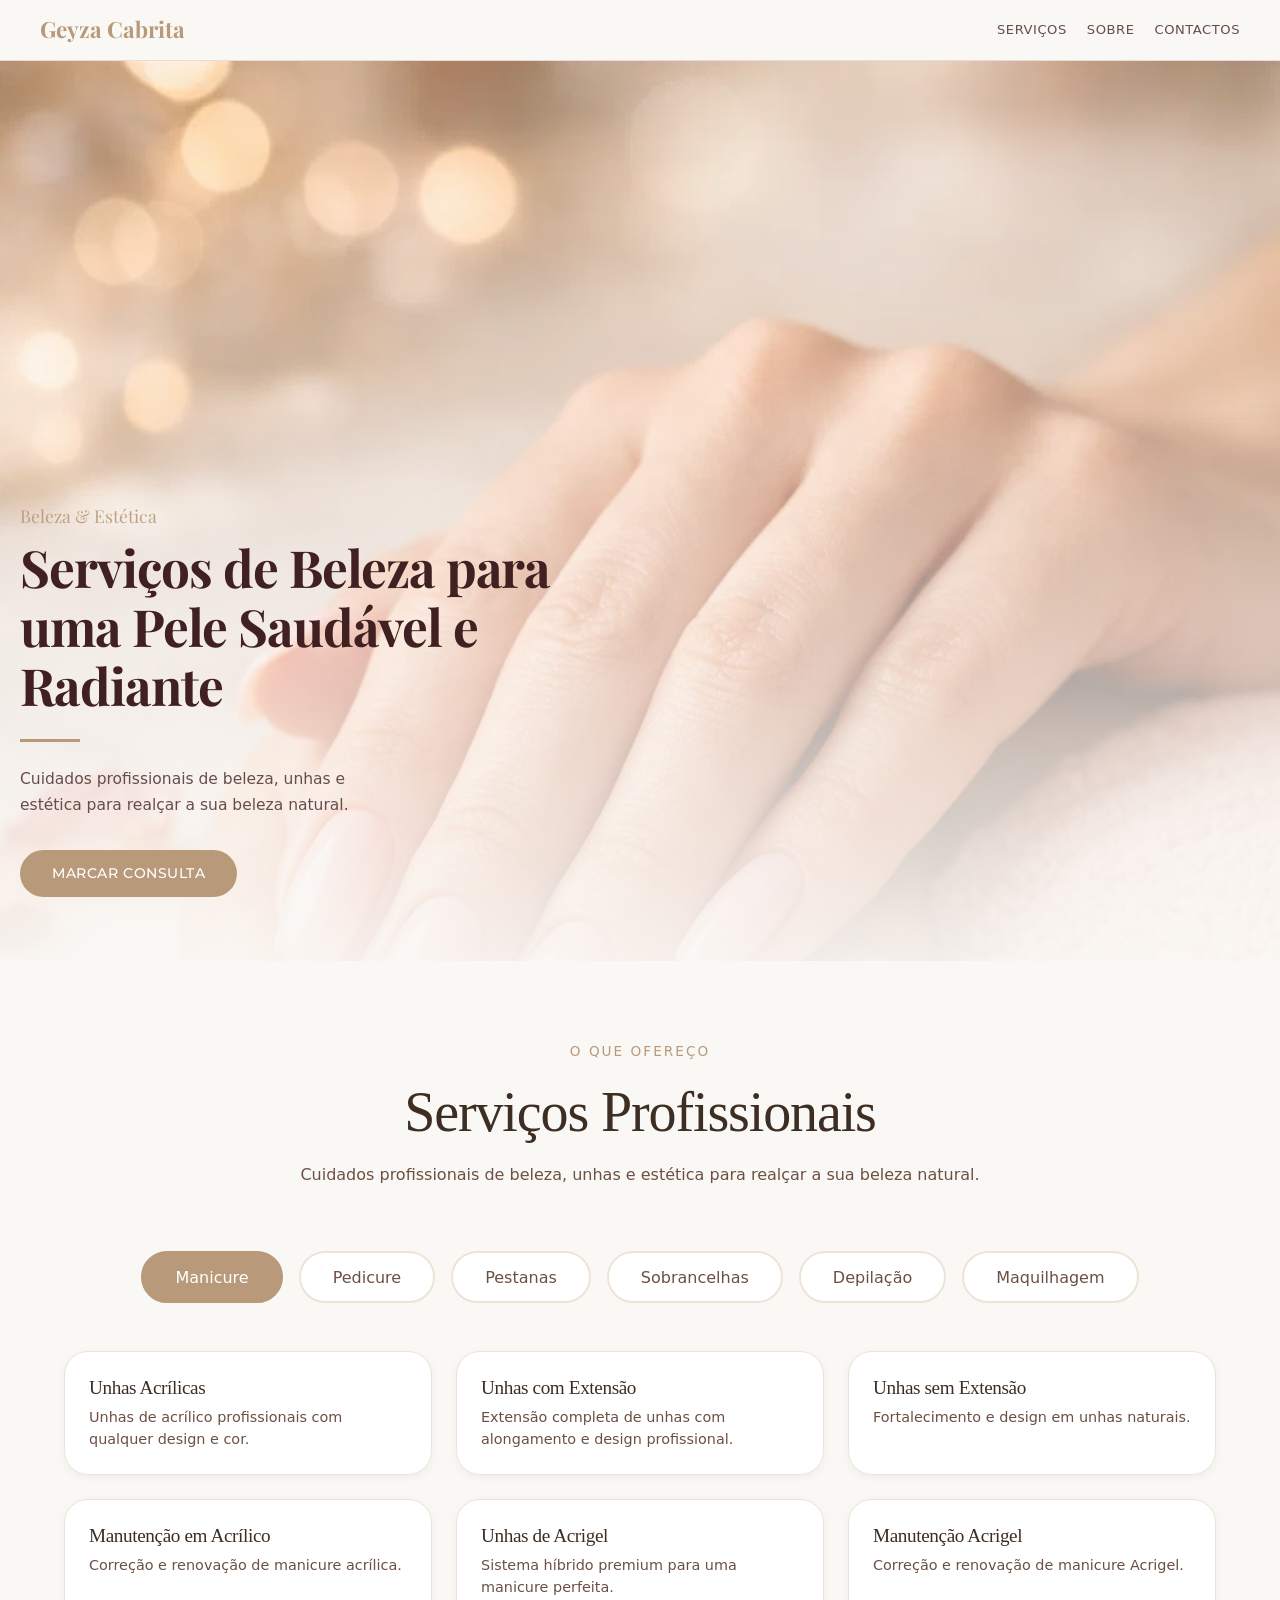
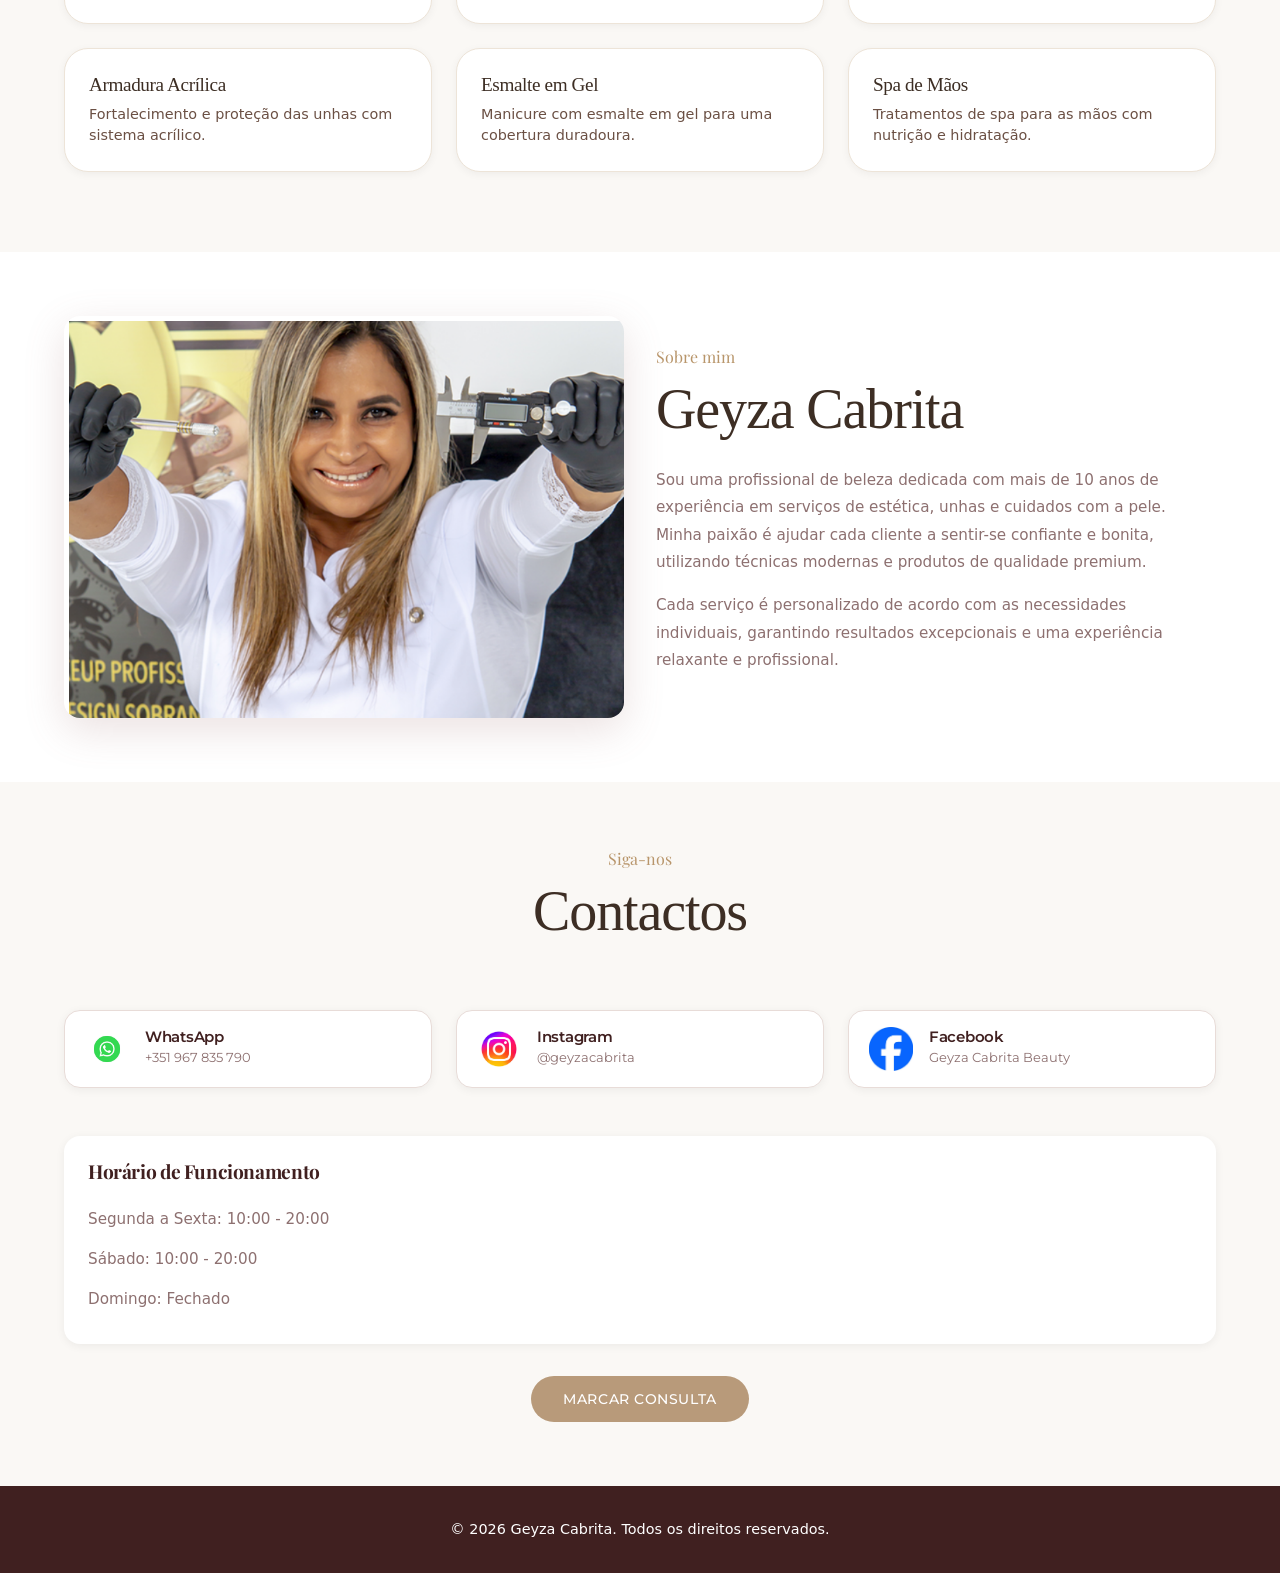
<file: index.html>
<!DOCTYPE html>
<html lang="pt">
<head>
    <meta charset="UTF-8">
    <meta name="viewport" content="width=device-width, initial-scale=1.0">
    <title>Geyza Cabrita — Serviços de Beleza</title>
    <link rel="preconnect" href="https://fonts.googleapis.com">
    <link rel="preconnect" href="https://fonts.gstatic.com" crossorigin>
    <link href="https://fonts.googleapis.com/css2?family=Playfair+Display:wght@600;700;800&family=Montserrat:wght@300;400;500;600;700&display=swap" rel="stylesheet">
  
    <link rel="stylesheet" href="style.css">
</head>
<body>
    <!-- Navigation -->
    <nav class="navbar">
        <div class="navbar-container">
            <span class="navbar-brand">Geyza Cabrita</span>
            <div class="navbar-links">
                <a href="#servicos">SERVIÇOS</a>
                <a href="#sobre">SOBRE</a>
                <a href="#contactos">CONTACTOS</a>
            </div>
        </div>
    </nav>



    <!-- Hero Section -->
    <section id="hero" class="hero">
        <div class="hero-bg" style="background-image: url('hero.webp');"></div>
        <div class="hero-overlay"></div>
        <div class="hero-content">
            <p class="hero-label">Beleza & Estética</p>
            <h1 class="hero-title">Serviços de Beleza para uma Pele Saudável e Radiante</h1>
            <div class="hero-divider"></div>
            <p class="hero-description">Cuidados profissionais de beleza, unhas e estética para realçar a sua beleza natural.</p>
                <a href="form.html" class="btn btn-primary">Marcar Consulta</a>
        </div>
    </section>

<section id="servicos" class="services">
        <div class="container">
            <div class="section-header">
                <p class="section-subtitle">O que Ofereço</p>
                <h2 class="section-title">Serviços Profissionais</h2>
                <p class="section-description">Cuidados profissionais de beleza, unhas e estética para realçar a sua beleza natural.</p>
            </div>

            <!-- Category Tabs -->
            <div class="category-tabs" id="categoryTabs"></div>

            <!-- Services Grid -->
            <div class="services-grid" id="servicesGrid"></div>
        </div>
    </section>


    <!-- About Section -->
    <section id="sobre" class="about">
        <div class="container">
            <div class="about-content">
                <div class="about-image">
                    <img src="about.png" alt="Geyza Cabrita — Profissional de Beleza">
                </div>
                <div class="about-text">
                    <p class="section-label">Sobre mim</p>
                    <h2 class="section-title">Geyza Cabrita</h2>
                    <p class="about-description">
                        Sou uma profissional de beleza dedicada com mais de 10 anos de experiência em serviços de estética, unhas e cuidados com a pele. Minha paixão é ajudar cada cliente a sentir-se confiante e bonita, utilizando técnicas modernas e produtos de qualidade premium.
                    </p>
                    <p class="about-description">
                        Cada serviço é personalizado de acordo com as necessidades individuais, garantindo resultados excepcionais e uma experiência relaxante e profissional.
                    </p>
                </div>
            </div>
        </div>
    </section>

    <!-- Contact Section -->
    <section id="contactos" class="contact">
        <div class="container">
            <div class="section-header">
                <p class="section-label">Siga-nos</p>
                <h2 class="section-title">Contactos</h2>
            </div>

            <div class="contact-grid">
                <a href="whatsap.jpg" class="contact-card">
                    <img src="whatsap.jpg" alt="WhatsApp">
                    <div class="contact-info">
                        <h3>WhatsApp</h3>
                        <p>+351 967 835 790</p>
                    </div>
                </a>

                <a href="" class="contact-card">
                    <img src="instagram.jpg" alt="Instagram">
                    <div class="contact-info">
                        <h3>Instagram</h3>
                        <p>@geyzacabrita</p>
                    </div>
                </a>

                <a href="" class="contact-card">
                    <img src="Facebooklogo.jpeg" alt="Facebook">
                    <div class="contact-info">
                        <h3>Facebook</h3>
                        <p>Geyza Cabrita Beauty</p>
                    </div>
                </a>
            </div>

            <div class="schedule">
                <h3>Horário de Funcionamento</h3>
                <ul>
                    <li>Segunda a Sexta: 10:00 - 20:00</li>
                    <li>Sábado: 10:00 - 20:00</li>
                    <li>Domingo: Fechado</li>
                </ul>
            </div>

            <div class="contact-cta">
                <a href="form.html" class="btn btn-primary">Marcar Consulta</a>
            </div>
        </div>
    </section>

 <!-- Footer -->
    <footer class="footer">
        <div class="container">
            <p>&copy; 2026 Geyza Cabrita. Todos os direitos reservados.</p>
        </div>
    </footer>

    <script src="data.js"></script>
    <script src="script.js"></script>
</body>
</html>
</file>
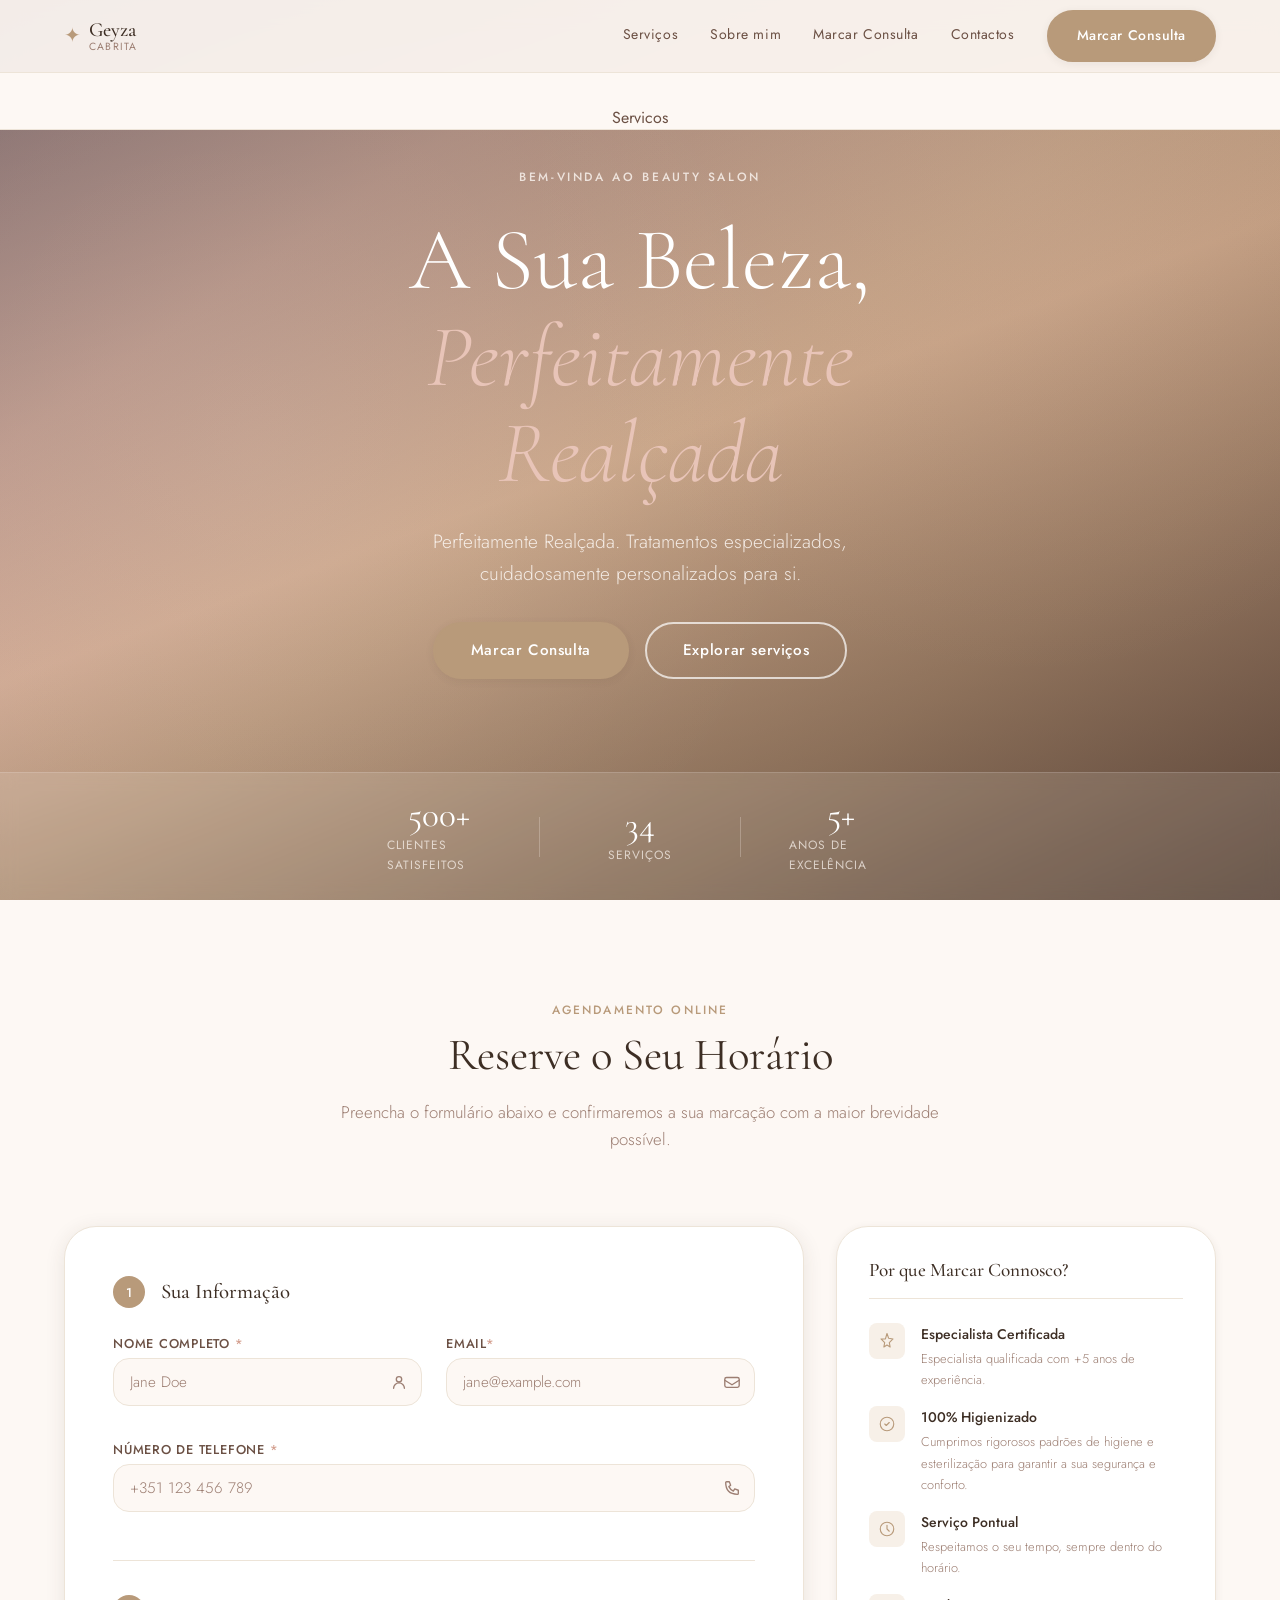
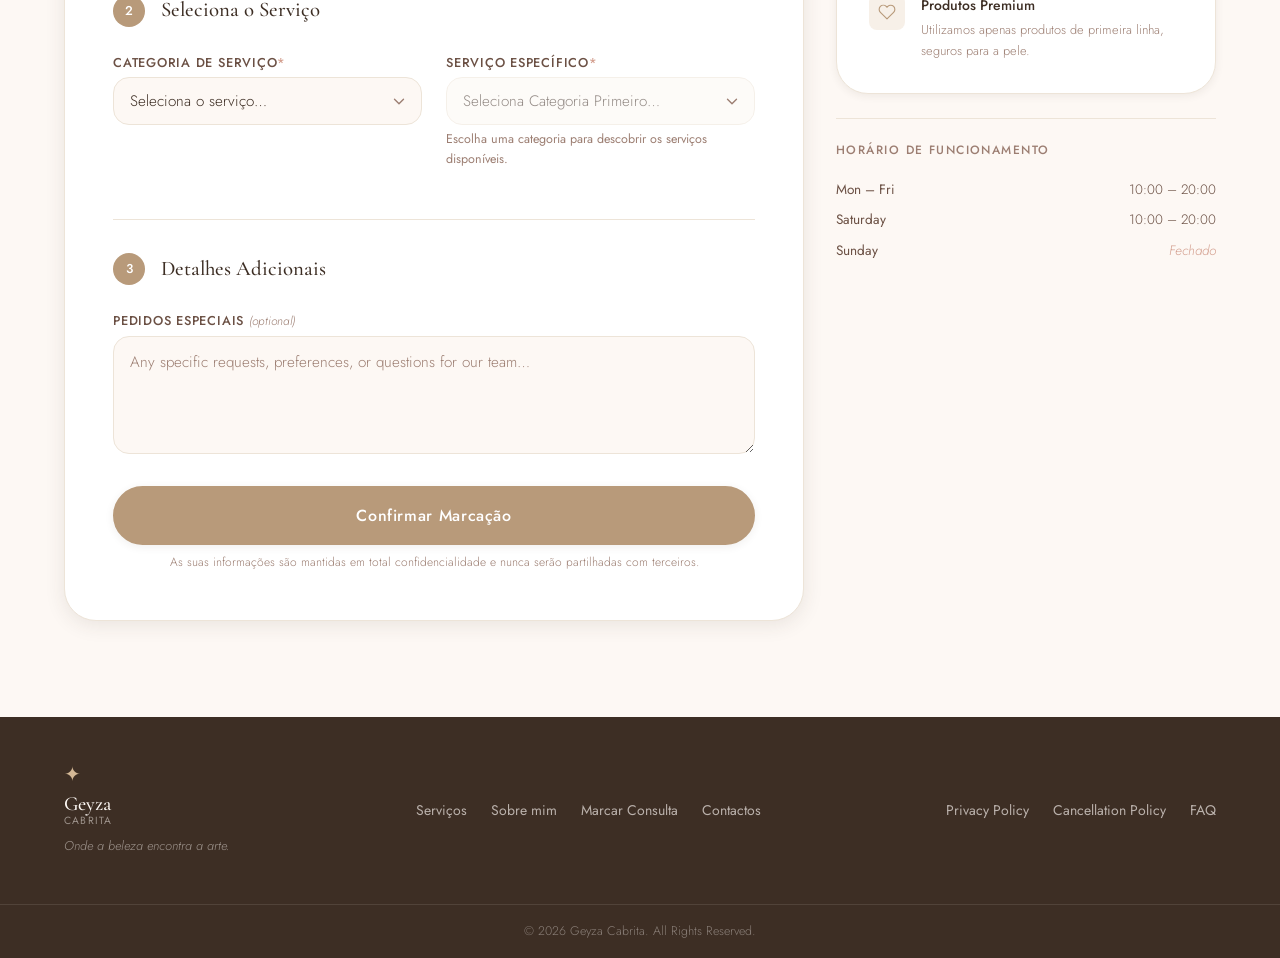
<file: form.html>
<!DOCTYPE html>
<html lang="en">
<head>
  <meta charset="UTF-8" />
  <meta name="viewport" content="width=device-width, initial-scale=1.0" />
  <meta name="description" content="Lumière Beauty Studio — Premium beauty salon offering manicure, pedicure, lashes, brows, waxing, and makeup services. Book your appointment online." />
  <title>Geyza Cabrita</title>

  <!-- Google Fonts -->
  <link rel="preconnect" href="https://fonts.googleapis.com" />
  <link rel="preconnect" href="https://fonts.gstatic.com" crossorigin />
  <link href="https://fonts.googleapis.com/css2?family=Cormorant+Garamond:ital,wght@0,300;0,400;0,500;0,600;1,300;1,400&family=Jost:wght@300;400;500;600&display=swap" rel="stylesheet" />

  <!-- Main Stylesheet -->
  <link rel="stylesheet" href="form.css" />
</head>
<body>

  <!-- ============================================================
       HEADER / NAVIGATION
  ============================================================ -->
  <header class="site-header" id="top">
    <div class="container header-inner">

      <!-- Logo -->
      <a href="#top" class="logo" aria-label="Lumière Beauty Studio home">
        <span class="logo-icon" aria-hidden="true">✦</span>
        <span class="logo-text">Geyza <em>Cabrita</em></span>
      </a>

      <!-- Desktop Navigation -->
      <nav class="nav-desktop" aria-label="Main navigation">
        <a href="index.html#servicos">Serviços</a>
        <a href=index.html#sobre">Sobre mim</a>
        <a href="#booking">Marcar Consulta</a>
        <a href="index.html#contactos">Contactos</a>
      </nav>

      <!-- CTA Button (desktop) -->
      <a href="#booking" class="btn btn-primary nav-cta">Marcar Consulta</a>

      <!-- Hamburger (mobile) -->
      <button class="hamburger" id="hamburger" aria-label="Toggle mobile menu" aria-expanded="false" aria-controls="mobile-menu">
        <span></span><span></span><span></span>
      </button>
    </div>

    <!-- Mobile Navigation Drawer -->
    <nav class="nav-mobile" id="mobile-menu" aria-label="Mobile navigation" aria-hidden="true">
      <a href="index.html#servicos" class="mobile-link">Servicos</a>
      <a href="index.html#sobre" class="mobile-link">Sobre mim</a>
      <a href="#booking" class="mobile-link">Marcar Consulta</a>
      <a href="index.html#contactos" class="mobile-link">Contactos</a>
      <a href="#booking" class="btn btn-primary mobile-cta">Marcar Consulta</a>
    </nav>
  </header>


  <!-- ============================================================
       HERO SECTION
  ============================================================ -->
  <section class="hero" aria-label="Hero banner">
    <div class="hero-overlay" aria-hidden="true"></div>
    <div class="container hero-content">
      <p class="hero-eyebrow">Bem-vinda ao Beauty Salon</p>
      <h1 class="hero-title">A Sua Beleza,<br /><em>Perfeitamente Realçada</em></h1>
      <p class="hero-subtitle">Perfeitamente Realçada. Tratamentos especializados, cuidadosamente personalizados para si.</p>
      <div class="hero-actions">
        <a href="#booking" class="btn btn-primary btn-lg">Marcar Consulta</a>
        <a href="index.html#servicos" class="btn btn-outline btn-lg">Explorar serviços</a>
      </div>
    </div>

    <!-- Floating stats bar -->
    <div class="hero-stats" aria-label="Key statistics">
      <div class="stat-item">
        <span class="stat-number">500+</span>
        <span class="stat-label">Clientes Satisfeitos</span>
      </div>
      <div class="stat-divider" aria-hidden="true"></div>
      <div class="stat-item">
        <span class="stat-number">34</span>
        <span class="stat-label">Serviços</span>
      </div>
      <div class="stat-divider" aria-hidden="true"></div>
      <div class="stat-item">
        <span class="stat-number">5+</span>
        <span class="stat-label">Anos de Excelência</span>
      </div>
    </div>
  </section>



  <!-- ============================================================
       BOOKING / APPOINTMENT SECTION
  ============================================================ -->
  <section class="booking section-pad" id="booking" aria-labelledby="booking-heading">
    <div class="container">

      <div class="section-header">
        <p class="section-eyebrow">Agendamento Online</p>
        <h2 class="section-title" id="booking-heading">Reserve o Seu Horário</h2>
        <p class="section-subtitle">Preencha o formulário abaixo e confirmaremos a sua marcação com a maior brevidade possível.</p>
      </div>

      <div class="booking-layout">

        <!-- ---- BOOKING FORM ---- -->
        <div class="booking-form-wrap">
          <!--
            FormSpree endpoint — replace XXXXXXX with your actual FormSpree form ID.
            Example: action="https://formspree.io/f/abcdefgh"
          -->
          <form
            id="booking-form"
            class="booking-form"
            action="https://formspree.io/f/xpqjlldk"
            method="POST"
            novalidate
            aria-label="Appointment booking form"
          >

            <!-- Step 1: Personal Information -->
            <fieldset class="form-step" id="step-1">
              <legend class="step-legend">
                <span class="step-number" aria-hidden="true">1</span>
                Sua Informação
              </legend>

              <div class="form-row">
                <!-- Full Name -->
                <div class="form-group">
                  <label for="fullName" class="form-label">Nome Completo <span class="required" aria-hidden="true">*</span></label>
                  <div class="input-wrap">
                    <input
                      type="text"
                      id="fullName"
                      name="fullName"
                      class="form-input"
                      placeholder="Jane Doe"
                      required
                      autocomplete="name"
                      aria-required="true"
                    />
                    <span class="input-icon" aria-hidden="true">
                      <svg viewBox="0 0 20 20" fill="none"><circle cx="10" cy="7" r="3" stroke="currentColor" stroke-width="1.5"/><path d="M4 17c0-3.314 2.686-6 6-6s6 2.686 6 6" stroke="currentColor" stroke-width="1.5" stroke-linecap="round"/></svg>
                    </span>
                  </div>
                  <span class="form-error" id="fullName-error" role="alert" aria-live="polite"></span>
                </div>

                <!-- Email -->
                <div class="form-group">
                  <label for="email" class="form-label">Email<span class="required" aria-hidden="true">*</span></label>
                  <div class="input-wrap">
                    <input
                      type="email"
                      id="email"
                      name="email"
                      class="form-input"
                      placeholder="jane@example.com"
                      required
                      autocomplete="email"
                      aria-required="true"
                    />
                    <span class="input-icon" aria-hidden="true">
                      <svg viewBox="0 0 20 20" fill="none"><rect x="2" y="5" width="16" height="11" rx="2" stroke="currentColor" stroke-width="1.5"/><path d="M2 8l8 5 8-5" stroke="currentColor" stroke-width="1.5" stroke-linecap="round"/></svg>
                    </span>
                  </div>
                  <span class="form-error" id="email-error" role="alert" aria-live="polite"></span>
                </div>
              </div><!-- /.form-row -->

              <!-- Phone -->
              <div class="form-group">
                <label for="phone" class="form-label">Número de Telefone <span class="required" aria-hidden="true">*</span></label>
                <div class="input-wrap">
                  <input
                    type="tel"
                    id="phone"
                    name="phone"
                    class="form-input"
                    placeholder="+351 123 456 789"
                    required
                    autocomplete="tel"
                    aria-required="true"
                  />
                  <span class="input-icon" aria-hidden="true">
                    <svg viewBox="0 0 20 20" fill="none"><path d="M4 3h3l1.5 4-2 1.5a11 11 0 005 5L13 11l4 1.5V16a1 1 0 01-1 1C7.163 17 3 12.837 3 4a1 1 0 011-1z" stroke="currentColor" stroke-width="1.5" stroke-linejoin="round"/></svg>
                  </span>
                </div>
                <span class="form-error" id="phone-error" role="alert" aria-live="polite"></span>
              </div>

            </fieldset><!-- /#step-1 -->


            <!-- Step 2: Service Selection -->
            <fieldset class="form-step" id="step-2">
              <legend class="step-legend">
                <span class="step-number" aria-hidden="true">2</span>
                Seleciona o Serviço
              </legend>

              <div class="form-row">
                <!-- Service Category -->
                <div class="form-group">
                  <label for="serviceCategory" class="form-label">Categoria de Serviço<span class="required" aria-hidden="true">*</span></label>
                  <div class="select-wrap">
                    <select
                      id="serviceCategory"
                      name="serviceCategory"
                      class="form-select"
                      required
                      aria-required="true"
                    >
                      <option value="" disabled selected>Seleciona o serviço…</option>
                      <option value="manicure">Serviços de Manicure</option>
                      <option value="pedicure">Serviços de Pedicure</option>
                      <option value="lashes">Serviços de Pestanas</option>
                      <option value="brows">Serviços de Sobrancelhas</option>
                      <option value="waxing">Serviços de Depilação</option>
                      <option value="makeup">Serviços de Maquilhagem</option>
                    </select>
                    <span class="select-arrow" aria-hidden="true">
                      <svg viewBox="0 0 20 20" fill="none"><path d="M5 8l5 5 5-5" stroke="currentColor" stroke-width="1.5" stroke-linecap="round" stroke-linejoin="round"/></svg>
                    </span>
                  </div>
                  <span class="form-error" id="serviceCategory-error" role="alert" aria-live="polite"></span>
                </div>

                <!-- Specific Service -->
                <div class="form-group">
                  <label for="specificService" class="form-label">Serviço Específico<span class="required" aria-hidden="true">*</span></label>
                  <div class="select-wrap">
                    <select
                      id="specificService"
                      name="specificService"
                      class="form-select"
                      required
                      disabled
                      aria-required="true"
                      aria-describedby="service-hint"
                    >
                      <option value="" disabled selected>Seleciona Categoria Primeiro…</option>
                    </select>
                    <span class="select-arrow" aria-hidden="true">
                      <svg viewBox="0 0 20 20" fill="none"><path d="M5 8l5 5 5-5" stroke="currentColor" stroke-width="1.5" stroke-linecap="round" stroke-linejoin="round"/></svg>
                    </span>
                  </div>
                  <span class="form-hint" id="service-hint">Escolha uma categoria para descobrir os serviços disponíveis.</span>
                  <span class="form-error" id="specificService-error" role="alert" aria-live="polite"></span>
                </div>
              </div><!-- /.form-row -->

            </fieldset><!-- /#step-2 -->


            <!-- Step 3: Comment / Notes -->
            <fieldset class="form-step" id="step-3">
              <legend class="step-legend">
                <span class="step-number" aria-hidden="true">3</span>
                Detalhes Adicionais
              </legend>

              <div class="form-group">
                <label for="notes" class="form-label">Pedidos Especiais  <span class="optional">(optional)</span></label>
                <textarea
                  id="notes"
                  name="notes"
                  class="form-textarea"
                  rows="4"
                  placeholder="Any specific requests, preferences, or questions for our team…"
                  aria-label="Special requests or comments"
                ></textarea>
              </div>

            </fieldset><!-- /#step-3 -->


            <!-- Submit -->
            <div class="form-submit">
              <button type="submit" class="btn btn-primary btn-submit" id="submit-btn">
                <span class="btn-text">Confirmar Marcação</span>
                <span class="btn-spinner" aria-hidden="true"></span>
              </button>
              <p class="form-privacy">As suas informações são mantidas em total confidencialidade e nunca serão partilhadas com terceiros.</p>
            </div>

            <!-- Success Message (shown after submission) -->
            <div class="form-success" id="form-success" role="alert" aria-live="polite" hidden>
              <span class="success-icon" aria-hidden="true">✓</span>
              <h3>Marcação Confirmada!</h3>
              <p>Obrigada pela sua marcação. Entraremos em contacto em breve para confirmar os detalhes do seu agendamento.</p>
            </div>

          </form>
        </div><!-- /.booking-form-wrap -->


        <!-- ---- SIDEBAR INFO ---- -->
        <aside class="booking-sidebar" aria-label="Booking information">

          <!-- Why book with us -->
          <div class="sidebar-card">
            <h3 class="sidebar-card-title">Por que Marcar Connosco?</h3>
            <ul class="sidebar-features">
              <li>
                <span class="sidebar-feature-icon" aria-hidden="true">
                  <svg viewBox="0 0 24 24" fill="none"><path d="M12 2l2.09 6.26L20 9.27l-4.91 4.78L16.18 20 12 17.27 7.82 20l1.09-5.95L4 9.27l5.91-.01L12 2z" stroke="currentColor" stroke-width="1.5" stroke-linejoin="round"/></svg>
                </span>
                <div>
                  <strong>Especialista Certificada</strong>
                  <p>Especialista qualificada com +5 anos de experiência.</p>
                </div>
              </li>
              <li>
                <span class="sidebar-feature-icon" aria-hidden="true">
                  <svg viewBox="0 0 24 24" fill="none"><path d="M9 12l2 2 4-4" stroke="currentColor" stroke-width="1.5" stroke-linecap="round" stroke-linejoin="round"/><circle cx="12" cy="12" r="9" stroke="currentColor" stroke-width="1.5"/></svg>
                </span>
                <div>
                  <strong>100% Higienizado</strong>
                  <p>Cumprimos rigorosos padrões de higiene e esterilização para garantir a sua segurança e conforto.</p>
                </div>
              </li>
              <li>
                <span class="sidebar-feature-icon" aria-hidden="true">
                  <svg viewBox="0 0 24 24" fill="none"><circle cx="12" cy="12" r="9" stroke="currentColor" stroke-width="1.5"/><path d="M12 7v5l3 3" stroke="currentColor" stroke-width="1.5" stroke-linecap="round"/></svg>
                </span>
                <div>
                  <strong>Serviço Pontual</strong>
                  <p>Respeitamos o seu tempo, sempre dentro do horário.</p>
                </div>
              </li>
              <li>
                <span class="sidebar-feature-icon" aria-hidden="true">
                  <svg viewBox="0 0 24 24" fill="none"><path d="M20.84 4.61a5.5 5.5 0 00-7.78 0L12 5.67l-1.06-1.06a5.5 5.5 0 00-7.78 7.78l1.06 1.06L12 21.23l7.78-7.78 1.06-1.06a5.5 5.5 0 000-7.78z" stroke="currentColor" stroke-width="1.5" stroke-linejoin="round"/></svg>
                </span>
                <div>
                  <strong>Produtos Premium</strong>
                  <p>Utilizamos apenas produtos de primeira linha, seguros para a pele.</p>
                </div>
              </li>
            </ul>
          </div>

            <!-- Opening Hours -->
            <div class="opening-hours">
              <h4 class="hours-title">Horário de Funcionamento</h4>
              <table class="hours-table" aria-label="Opening hours">
                <tbody>
                  <tr><td>Mon – Fri</td><td>10:00 – 20:00</td></tr>
                  <tr><td>Saturday</td><td>10:00 – 20:00</td></tr>
                  <tr><td>Sunday</td><td class="closed">Fechado</td></tr>
                </tbody>
              </table>
            </div>
          </div>

        </aside><!-- /.booking-sidebar -->

      </div><!-- /.booking-layout -->
    </div><!-- /.container -->
  </section>


 
  <!-- ============================================================
       FOOTER
  ============================================================ -->
  <footer class="site-footer" role="contentinfo">
    <div class="container footer-inner">

      <div class="footer-brand">
        <span class="logo-icon" aria-hidden="true">✦</span>
        <span class="logo-text">Geyza<em>Cabrita</em></span>
        <p class="footer-tagline">Onde a beleza encontra a arte.</p>
      </div>

      <nav class="footer-nav" aria-label="Footer navigation">
        <a href="index.html#servicos">Serviços</a>
        <a href="index.html#sobre">Sobre mim</a>
        <a href="#booking">Marcar Consulta</a>
        <a href="index.html#contactos">Contactos</a>
      </nav>

      <nav class="footer-legal" aria-label="Legal links">
        <a href="#">Privacy Policy</a>
        <a href="#">Cancellation Policy</a>
        <a href="#">FAQ</a>
      </nav>

    </div>
    <div class="footer-bottom">
      <p>&copy; <span id="year"></span> Geyza Cabrita. All Rights Reserved.</p>
    </div>
  </footer>


  <!-- Main JavaScript -->
  <script src="form.js"></script>

</body>
</html>
</file>
<file: style.css>
/* ============================================================
   DESIGN PHILOSOPHY: Romantic Botanica — Elegant Beauty
   - Warm ivory background, dusty rose primary, champagne gold accent
   - Playfair Display (elegant headlines) + Montserrat (modern body)
   - Soft shadows, organic shapes, gentle animations
   - Mobile-first, single-column layout with generous whitespace
   ============================================================ */

* {
    margin: 0;
    padding: 0;
    box-sizing: border-box;
}

html {
    scroll-behavior: smooth;
}

body {
    font-family: 'Montserrat', sans-serif;
    font-weight: 400;
    color: #402020;
    background-color: #faf8f5;
    line-height: 1.6;
    -webkit-font-smoothing: antialiased;
}

/* ─── Colors ─────────────────────────────────────────────── */
:root {
    --primary: #9d6b6b;           /* dusty rose */
    --accent: #b8956a;             /* champagne gold */
    --background: #faf8f5;         /* warm ivory */
    --foreground: #402020;         /* deep brown */
    --text-light: #8d7070;         /* light brown */
    --border-light: #e8dcd8;       /* light border */
    --white: #ffffff;
}

/* ─── Typography ─────────────────────────────────────────── */
h1, h2, h3, h4, h5, h6 {
        font-family: 'Playfair Display', serif;
    font-weight: 700;
    letter-spacing: -0.02em;
    line-height: 1.2;
}

a {
    color: inherit;
    text-decoration: none;
    transition: all 0.3s ease;
}

/* ─── Navigation ─────────────────────────────────────────── */
.navbar {
    position: sticky;
    top: 0;
    z-index: 100;
    background: rgba(250, 248, 245, 0.92);
    backdrop-filter: blur(12px);
    border-bottom: 1px solid var(--border-light);
    padding: 0.75rem 1.25rem;
}

.navbar-container {
    max-width: 1200px;
    margin: 0 auto;
    display: flex;
    align-items: center;
    justify-content: space-between;
}

.navbar-brand {
    font-family: 'Playfair Display', serif;
    font-size: 1.4rem;
    color: var(--primary);
    font-weight: 700;
}

.navbar-links {
    display: flex;
    gap: 1.25rem;
}

.navbar-links a {
    font-size: 0.82rem;
    font-weight: 500;
    color: #664d4d;
    text-transform: uppercase;
    letter-spacing: 0.04em;
    transition: color 0.3s ease;
}

.navbar-links a:hover {
    color: var(--primary);
}

@media (max-width: 768px) {
    .navbar-links {
        gap: 0.75rem;
        font-size: 0.75rem;
    }
}

/* ─── Hero Section ────────────────────────────────────────── */
.hero {
    position: relative;
    min-height: 100vh;
    display: flex;
    flex-direction: column;
    justify-content: flex-end;
    overflow: hidden;
}

.hero-bg {
    position: absolute;
    inset: 0;
    background-size: cover;
    background-position: center top;
}

.hero-overlay {
    position: absolute;
    inset: 0;
    background: linear-gradient(180deg, rgba(250, 248, 245, 0) 0%, rgba(250, 248, 245, 0.6) 60%, rgba(250, 248, 245, 0.95) 100%);
}

.hero-content {
    position: relative;
    z-index: 10;
    padding: 3rem 1.25rem 4rem;
    max-width: 600px;
    animation: fadeUp 1s ease-out;
}

.hero-label {
    font-family: 'Playfair Display', serif;
    font-size: 1.1rem;
    color: var(--primary);
    margin-bottom: 0.5rem;
    opacity: 0.9;
}


.hero-title {
     font-size: clamp(2.2rem, 8vw, 3.2rem);
    line-height: 1.15;
    color: var(--foreground);
    margin-bottom: 1.5rem;
   
}

.hero-divider {
    width: 60px;
    height: 3px;
    background: var(--primary);
    margin-bottom: 1.5rem;
}

.hero-description {
    font-size: 0.97rem;
    color: #664d4d;
    line-height: 1.7;
    margin-bottom: 2rem;
    max-width: 380px;
}

/* ─── Buttons ────────────────────────────────────────────── */
.btn {
    display: inline-block;
    padding: 0.75rem 2rem;
    border-radius: 999px;
    font-family: 'Montserrat', sans-serif;
    font-size: 0.88rem;
    font-weight: 500;
    text-transform: uppercase;
    letter-spacing: 0.04em;
    border: none;
    cursor: pointer;
    transition: all 0.3s ease;
    text-decoration: none;
}

.btn-primary {
    background: var(--primary);
    color: white;
}

.btn-primary:hover {
    background: #8d5a5a;
    transform: translateY(-2px);
    box-shadow: 0 6px 20px rgba(157, 107, 107, 0.3);
}

/* ─── Container & Layout ─────────────────────────────────── */
.container {
    width: 100%;
    max-width: 900px;
    margin: 0 auto;
    padding: 0 1.25rem;
}

@media (min-width: 768px) {
    .container {
        padding: 0 2rem;
    }
}

/* ─── Section Header ─────────────────────────────────────── */
.section-header {
    text-align: center;
    margin-bottom: 2.5rem;
}

.section-label {
    font-family: 'Playfair Display', serif;
    font-size: 1rem;
    color: var(--accent);
    margin-bottom: 0.4rem;
}

.section-title {
    font-size: clamp(1.8rem, 5vw, 2.5rem);
    color: var(--foreground);
    margin-bottom: 0.5rem;
}

/* ─── Services Section ────────────────────────────────────── */
.services {
    padding: 4rem 0;
    background: var(--background);
}

/* ─── Accordion ──────────────────────────────────────────── */
.accordion {
    display: flex;
    flex-direction: column;
    gap: 1.5rem;
    margin-bottom: 2rem;
}

.accordion-item {
    background: white;
    border-radius: 1rem;
    overflow: hidden;
    box-shadow: 0 2px 8px rgba(180, 120, 100, 0.07);
    border: 1.5px solid var(--border-light);
    transition: box-shadow 0.3s, border-color 0.3s;
}

.accordion-item.open {
    box-shadow: 0 4px 24px rgba(180, 120, 100, 0.12);
    border-color: rgba(184, 149, 106, 0.4);
}

.accordion-header {
    width: 100%;
    display: grid;
    grid-template-columns: 1fr 1fr;
    gap: 0;
    align-items: stretch;
    padding: 0;
    background: white;
    border: none;
    cursor: pointer;
    transition: background 0.3s;
    overflow: hidden;
}

@media (max-width: 768px) {
    .accordion-header {
        grid-template-columns: 1fr;
    }
}

.accordion-item.open .accordion-header {
    background: white;
}

.accordion-header-image {
    width: 100%;
    height: 150px;
    overflow: hidden;
}

@media (max-width: 768px) {
    .accordion-header-image {
        height: 120px;
    }
}

.accordion-header-image img {
    width: 100%;
    height: 100%;
    object-fit: cover;
    object-position: center;
}

.accordion-header-content {
    display: flex;
    flex-direction: column;
    justify-content: center;
    align-items: center;
    padding: 2rem 1.5rem;
    text-align: center;
    gap: 1rem;
}

@media (max-width: 768px) {
    .accordion-header-content {
        padding: 1.5rem 1rem;
    }
}

.accordion-label {
    font-family: 'Playfair Display', serif;
    font-weight: 600;
    font-size: 1.4rem;
    color: var(--foreground);
    letter-spacing: 0.02em;
    margin: 0;
}

@media (max-width: 768px) {
    .accordion-label {
        font-size: 1.2rem;
    }
}

.accordion-toggle {
    width: 40px;
    height: 40px;
    border-radius: 50%;
    background: var(--primary);
    display: flex;
    align-items: center;
    justify-content: center;
    flex-shrink: 0;
    transition: background 0.3s, transform 0.3s;
}

.accordion-item.open .accordion-toggle {
    background: #8d5a5a;
    transform: rotate(45deg);
}

.accordion-toggle svg {
    width: 16px;
    height: 16px;
    stroke: white;
}

.accordion-content {
    max-height: 0;
    overflow: hidden;
    transition: max-height 0.3s ease;
}

.accordion-item.open .accordion-content {
    max-height: 1500px;
}

.accordion-image {
    width: 100%;
    height: 250px;
    overflow: hidden;
    border-bottom: 1px solid var(--border-light);
}

.accordion-image img {
    width: 100%;
    height: 100%;
    object-fit: cover;
    object-position: center;
}

.accordion-services {
    padding: 0 1.25rem 1rem;
}

.service-item {
    padding: 0.85rem 0;
    border-bottom: 1px solid var(--border-light);
}

.service-item:last-child {
    border-bottom: none;
}

.service-header {
    display: flex;
    justify-content: space-between;
    align-items: flex-start;
    gap: 0.5rem;
    margin-bottom: 0.2rem;
}

.service-name {
    font-family: 'Playfair Display', serif;
    font-weight: 600;
    font-size: 1.05rem;
    color: var(--foreground);
    line-height: 1.3;
}

.service-price {
    font-family: 'Montserrat', sans-serif;
    font-size: 0.78rem;
    font-weight: 500;
    color: var(--accent);
    white-space: nowrap;
    background: #f7f5f2;
    padding: 2px 8px;
    border-radius: 999px;
    border: 1px solid var(--border-light);
    flex-shrink: 0;
}

.service-description {
    font-family: 'Montserrat', sans-serif;
    font-size: 0.85rem;
    color: var(--text-light);
    line-height: 1.5;
    margin: 0;
}

.services-cta {
    text-align: center;
    margin-top: 2rem;
}

/* ─── About Section ──────────────────────────────────────── */
.about {
    padding: 4rem 0;
    background: white;
}

.about-content {
    display: grid;
    grid-template-columns: 1fr 1fr;
    gap: 2rem;
    align-items: center;
}

@media (max-width: 768px) {
    .about-content {
        grid-template-columns: 1fr;
    }
}

.about-image {
    position: relative;
    border-radius: 1rem;
    overflow: hidden;
    box-shadow: 0 12px 40px rgba(157, 107, 107, 0.2);
    transition: transform 0.3s ease, box-shadow 0.3s ease;
}

.about-image:hover {
    transform: translateY(-8px);
    box-shadow: 0 16px 50px rgba(157, 107, 107, 0.3);
}


.about-image img {
    width: 100%;
    height: auto;
    display: block;
}

.about-text .section-label {
    margin-bottom: 0.4rem;
}

.about-text .section-title {
    margin-bottom: 1.5rem;
}

.about-description {
    font-size: 0.95rem;
    color: var(--text-light);
    line-height: 1.8;
    margin-bottom: 1rem;
}

/* ─── Contact Section ────────────────────────────────────── */
.contact {
    padding: 4rem 0;
    background: var(--background);
}

.contact-grid {
    display: grid;
    grid-template-columns: repeat(auto-fit, minmax(280px, 1fr));
    gap: 1.5rem;
    margin-bottom: 3rem;
}

.contact-card {
    display: flex;
    align-items: center;
    gap: 1rem;
    background: white;
    border-radius: 1rem;
    padding: 1rem 1.25rem;
    box-shadow: 0 2px 10px rgba(0, 0, 0, 0.06);
    border: 1px solid var(--border-light);
    transition: transform 0.2s, box-shadow 0.2s;
}

.contact-card:hover {
    transform: translateY(-2px);
    box-shadow: 0 6px 20px rgba(0, 0, 0, 0.1);
}

.contact-card img {
    width: 44px;
    height: 44px;
    flex-shrink: 0;
}

.contact-info h3 {
    font-family: 'Montserrat', sans-serif;
    font-weight: 600;
    font-size: 0.92rem;
    color: var(--foreground);
    margin: 0;
}

.contact-info p {
    font-family: 'Montserrat', sans-serif;
    font-size: 0.82rem;
    color: var(--text-light);
    margin: 0;
}

.schedule {
    background: white;
    border-radius: 1rem;
    padding: 1.5rem;
    margin-bottom: 2rem;
    box-shadow: 0 2px 10px rgba(0, 0, 0, 0.06);
}

.schedule h3 {
    font-size: 1.2rem;
    color: var(--foreground);
    margin-bottom: 1rem;
}

.schedule ul {
    list-style: none;
}

.schedule li {
    font-size: 0.95rem;
    color: var(--text-light);
    padding: 0.5rem 0;
}

.contact-cta {
    text-align: center;
}

/* ─── Footer ─────────────────────────────────────────────── */
.footer {
    background: var(--foreground);
    color: white;
    padding: 2rem 0;
    text-align: center;
    font-size: 0.9rem;
}

/* ─── Animations ─────────────────────────────────────────── */
@keyframes fadeUp {
    from {
        opacity: 0;
        transform: translateY(30px);
    }
    to {
        opacity: 1;
        transform: translateY(0);
    }
}

.fade-up {
    animation: fadeUp 0.6s ease-out;
}

/* ─── Responsive ─────────────────────────────────────────── */
@media (max-width: 768px) {
    .hero-content {
        padding: 2rem 1rem 3rem;
    }

    .navbar-links {
        gap: 0.5rem;
    }

    .section-header {
        margin-bottom: 2rem;
    }

    .contact-grid {
        grid-template-columns: 1fr;
    }
}
* {
    margin: 0;
    padding: 0;
    box-sizing: border-box;
}

:root {
    --primary: #b89a7a;
    --dark: #3d2e24;
    --light: #fdf8f4;
    --border: #ede4d8;
    --text: #6b5044;
}

body {
    font-family: 'Jost', system-ui, sans-serif;
    background: linear-gradient(to bottom, #fdf8f4, #f7f0e8);
}

.container {
    max-width: 1200px;
    margin: 0 auto;
    padding: 0 1.5rem;
}

.services {
    padding: 5rem 0;
}

.section-header {
    text-align: center;
    margin-bottom: 4rem;
}

.section-subtitle {
    color: var(--primary);
    font-size: 0.85rem;
    letter-spacing: 0.15em;
    text-transform: uppercase;
    margin-bottom: 1rem;
    display: block;
}

.section-title {
    font-family: 'Cormorant Garamond', Georgia, serif;
    font-size: 3.5rem;
    color: var(--dark);
    margin-bottom: 1rem;
    font-weight: 400;
}

.section-description {
    color: var(--text);
    font-size: 1rem;
    max-width: 700px;
    margin: 0 auto;
}

/* Category Tabs - Centered with wrapping */
.category-tabs {
    display: flex;
    flex-wrap: wrap;
    justify-content: center;
    gap: 1rem;
    margin-bottom: 3rem;
}

.category-btn {
    padding: 0.9rem 2rem;
    border: 2px solid var(--border);
    background: white;
    color: var(--text);
    border-radius: 50px;
    font-size: 1rem;
    font-weight: 500;
    cursor: pointer;
    transition: all 0.3s ease;
    font-family: 'Jost', system-ui, sans-serif;
    white-space: nowrap;
}

.category-btn:hover {
    border-color: var(--primary);
    background: rgba(184, 154, 122, 0.05);
}

.category-btn.active {
    background: var(--primary);
    color: white;
    border-color: var(--primary);
}

/* Services Grid */
.services-grid {
    display: grid;
    grid-template-columns: repeat(auto-fit, minmax(280px, 1fr));
    gap: 1.5rem;
}

.service-card {
    background: white;
    border: 1px solid var(--border);
    border-radius: 1.5rem;
    padding: 1.5rem;
    transition: all 0.3s ease;
    box-shadow: 0 2px 8px rgba(0, 0, 0, 0.05);
}

.service-card:hover {
    box-shadow: 0 8px 20px rgba(0, 0, 0, 0.1);
    transform: translateY(-4px);
}

.service-card h3 {
    font-family: 'Cormorant Garamond', Georgia, serif;
    font-size: 1.2rem;
    color: var(--dark);
    margin-bottom: 0.5rem;
    font-weight: 400;
}

.service-card p {
    font-size: 0.9rem;
    color: var(--text);
    line-height: 1.5;
}

/* Responsive */
@media (max-width: 768px) {
    .services {
        padding: 3rem 0;
    }

    .section-title {
        font-size: 2.5rem;
    }

    .category-tabs {
        gap: 0.75rem;
    }

    .category-btn {
        padding: 0.7rem 1.5rem;
        font-size: 0.9rem;
    }

    .services-grid {
        grid-template-columns: 1fr;
    }
}

@media (max-width: 480px) {
    .container {
        padding: 0 1rem;
    }

    .section-title {
        font-size: 1.8rem;
    }

    .section-subtitle {
        font-size: 0.75rem;
    }

    .category-tabs {
        gap: 0.5rem;
    }

    .category-btn {
        padding: 0.6rem 1.2rem;
        font-size: 0.85rem;
    }
}
.site-footer {
  background-color: var(--clr-text);
  color: var(--clr-cream);
}

.footer-inner {
  display: flex;
  flex-wrap: wrap;
  align-items: center;
  justify-content: space-between;
  gap: var(--space-xl);
  padding-block: var(--space-2xl);
}

.footer-brand {
  display: flex;
  flex-direction: column;
  gap: var(--space-sm);
}

.footer-brand .logo-icon {
  color: var(--clr-beige);
}

.footer-brand .logo-text {
  color: var(--clr-cream);
}

.footer-brand .logo-text em {
  color: rgba(253, 248, 244, 0.5);
}

.footer-tagline {
  font-size: 0.8rem;
  color: rgba(253, 248, 244, 0.5);
  font-style: italic;
  margin: 0;
}

.footer-nav,
.footer-legal {
  display: flex;
  flex-wrap: wrap;
  gap: var(--space-lg);
}

.footer-nav a,
.footer-legal a {
  font-size: 0.875rem;
  color: rgba(253, 248, 244, 0.65);
  transition: color var(--transition-fast);
}

.footer-nav a:hover,
.footer-legal a:hover {
  color: var(--clr-cream);
}

.footer-bottom {
  border-top: 1px solid rgba(253, 248, 244, 0.1);
  padding-block: var(--space-md);
  text-align: center;
}

.footer-bottom p {
  font-size: 0.78rem;
  color: rgba(253, 248, 244, 0.4);
  margin: 0;
}

.nav-ctaa {
  flex-shrink: 0;
}

.btnn {
  display: inline-flex;
  align-items: center;
  justify-content: center;
  gap: var(--space-sm);
  padding: 0.75rem 1.75rem;
  border-radius: var(--radius-full);
  font-family: var(--font-sans);
  font-size: 0.875rem;
  font-weight: 500;
  letter-spacing: 0.04em;
  transition:
    background-color var(--transition-base),
    color var(--transition-base),
    border-color var(--transition-base),
    box-shadow var(--transition-base),
    transform var(--transition-fast);
  white-space: nowrap;
  cursor: pointer;
}


/* Primary */
.btn-primaryy {
  background-color: var(--clr-beige-dark);
  color: var(--clr-white);
  border: 2px solid var(--clr-beige-dark);
  box-shadow: var(--shadow-sm);
}
</file>
<file: form.css>
/* ============================================================
   LUMIÈRE BEAUTY STUDIO — Main Stylesheet
   style.css
   ============================================================
   Table of Contents:
   1.  CSS Custom Properties (Design Tokens)
   2.  CSS Reset & Base
   3.  Typography
   4.  Layout Utilities
   5.  Buttons
   6.  Header & Navigation
   7.  Mobile Navigation Drawer
   8.  Hero Section
   9.  Services Section
   10. About Section
   11. Booking / Form Section
   12. Contact Section
   13. Footer
   14. Animations & Transitions
   15. Media Queries (Responsive)
   ============================================================ */


/* ============================================================
   1. CSS CUSTOM PROPERTIES (DESIGN TOKENS)
   ============================================================ */
:root {
  /* --- Colour Palette --- */
  --clr-cream:        #fdf8f4;      /* page background */
  --clr-cream-mid:    #f7f0e8;      /* section alternates */
  --clr-cream-dark:   #ede4d8;      /* borders, dividers */
  --clr-beige:        #d4b896;      /* accent warm */
  --clr-beige-dark:   #b89a7a;      /* hover states */
  --clr-rose:         #e8c4b8;      /* soft pastel accent */
  --clr-rose-dark:    #d4a090;      /* rose hover */
  --clr-mauve:        #c9b0c0;      /* secondary accent */
  --clr-text:         #3d2e24;      /* primary text */
  --clr-text-mid:     #6b5044;      /* secondary text */
  --clr-text-light:   #9c7e72;      /* muted text */
  --clr-white:        #ffffff;
  --clr-black:        #1a1210;

  /* --- Typography --- */
  --font-serif:   'Cormorant Garamond', Georgia, serif;
  --font-sans:    'Jost', system-ui, sans-serif;

  /* --- Spacing Scale --- */
  --space-xs:   0.25rem;   /*  4px */
  --space-sm:   0.5rem;    /*  8px */
  --space-md:   1rem;      /* 16px */
  --space-lg:   1.5rem;    /* 24px */
  --space-xl:   2rem;      /* 32px */
  --space-2xl:  3rem;      /* 48px */
  --space-3xl:  4.5rem;    /* 72px */
  --space-4xl:  6rem;      /* 96px */

  /* --- Border Radius --- */
  --radius-sm:   0.5rem;
  --radius-md:   1rem;
  --radius-lg:   1.5rem;
  --radius-xl:   2rem;
  --radius-full: 9999px;

  /* --- Shadows --- */
  --shadow-xs:  0 1px 3px rgba(61, 46, 36, 0.06);
  --shadow-sm:  0 2px 8px rgba(61, 46, 36, 0.08);
  --shadow-md:  0 4px 20px rgba(61, 46, 36, 0.10);
  --shadow-lg:  0 8px 40px rgba(61, 46, 36, 0.12);
  --shadow-xl:  0 16px 60px rgba(61, 46, 36, 0.14);

  /* --- Transitions --- */
  --transition-fast:   150ms ease;
  --transition-base:   250ms ease;
  --transition-slow:   400ms ease;

  /* --- Layout --- */
  --container-max:  1200px;
  --header-height:  72px;
}


/* ============================================================
   2. CSS RESET & BASE
   ============================================================ */
*, *::before, *::after {
  box-sizing: border-box;
  margin: 0;
  padding: 0;
}

html {
  scroll-behavior: smooth;
  -webkit-text-size-adjust: 100%;
  font-size: 16px;
}

body {
  font-family: var(--font-sans);
  font-size: 1rem;
  line-height: 1.65;
  color: var(--clr-text);
  background-color: var(--clr-cream);
  -webkit-font-smoothing: antialiased;
  -moz-osx-font-smoothing: grayscale;
  overflow-x: hidden;
}

img, svg {
  display: block;
  max-width: 100%;
}

a {
  color: inherit;
  text-decoration: none;
  transition: color var(--transition-base);
}

ul, ol {
  list-style: none;
}

button {
  cursor: pointer;
  border: none;
  background: none;
  font-family: inherit;
}

input, select, textarea {
  font-family: inherit;
  font-size: inherit;
}

fieldset {
  border: none;
}

/* Focus visible styles for accessibility */
:focus-visible {
  outline: 2px solid var(--clr-beige-dark);
  outline-offset: 3px;
  border-radius: var(--radius-sm);
}


/* ============================================================
   3. TYPOGRAPHY
   ============================================================ */
h1, h2, h3, h4, h5, h6 {
  font-family: var(--font-serif);
  font-weight: 400;
  line-height: 1.2;
  color: var(--clr-text);
}

h1 { font-size: clamp(2.4rem, 5vw, 4rem); }
h2 { font-size: clamp(1.8rem, 3.5vw, 2.8rem); }
h3 { font-size: clamp(1.2rem, 2vw, 1.6rem); }
h4 { font-size: 1.1rem; }

em { font-style: italic; }

p {
  color: var(--clr-text-mid);
  font-weight: 300;
}

strong {
  font-weight: 500;
  color: var(--clr-text);
}


/* ============================================================
   4. LAYOUT UTILITIES
   ============================================================ */
.container {
  width: 100%;
  max-width: var(--container-max);
  margin-inline: auto;
  padding-inline: var(--space-lg);
}

.section-pad {
  padding-block: var(--space-4xl);
}

.section-header {
  text-align: center;
  max-width: 640px;
  margin-inline: auto;
  margin-bottom: var(--space-3xl);
}

.section-eyebrow {
  display: inline-block;
  font-family: var(--font-sans);
  font-size: 0.75rem;
  font-weight: 500;
  letter-spacing: 0.18em;
  text-transform: uppercase;
  color: var(--clr-beige-dark);
  margin-bottom: var(--space-sm);
}

.section-title {
  margin-bottom: var(--space-md);
}

.section-subtitle {
  font-size: 1.05rem;
  color: var(--clr-text-light);
}


/* ============================================================
   5. BUTTONS
   ============================================================ */
.btn {
  display: inline-flex;
  align-items: center;
  justify-content: center;
  gap: var(--space-sm);
  padding: 0.75rem 1.75rem;
  border-radius: var(--radius-full);
  font-family: var(--font-sans);
  font-size: 0.875rem;
  font-weight: 500;
  letter-spacing: 0.04em;
  transition:
    background-color var(--transition-base),
    color var(--transition-base),
    border-color var(--transition-base),
    box-shadow var(--transition-base),
    transform var(--transition-fast);
  white-space: nowrap;
  cursor: pointer;
}

.btn:active {
  transform: translateY(1px);
}

/* Primary */
.btn-primary {
  background-color: var(--clr-beige-dark);
  color: var(--clr-white);
  border: 2px solid var(--clr-beige-dark);
  box-shadow: var(--shadow-sm);
}

.btn-primary:hover,
.btn-primary:focus-visible {
  background-color: var(--clr-text-mid);
  border-color: var(--clr-text-mid);
  box-shadow: var(--shadow-md);
  color: var(--clr-white);
}

/* Outline */
.btn-outline {
  background-color: transparent;
  color: var(--clr-white);
  border: 2px solid rgba(255, 255, 255, 0.7);
}

.btn-outline:hover,
.btn-outline:focus-visible {
  background-color: rgba(255, 255, 255, 0.15);
  border-color: var(--clr-white);
}

/* Large */
.btn-lg {
  padding: 0.9rem 2.25rem;
  font-size: 0.95rem;
}

/* Submit button */
.btn-submit {
  width: 100%;
  padding: 1rem 2rem;
  font-size: 1rem;
  position: relative;
  overflow: hidden;
}

.btn-submit .btn-spinner {
  display: none;
  width: 18px;
  height: 18px;
  border: 2px solid rgba(255,255,255,0.4);
  border-top-color: var(--clr-white);
  border-radius: 50%;
  animation: spin 0.7s linear infinite;
}

.btn-submit.loading .btn-text { opacity: 0.6; }
.btn-submit.loading .btn-spinner { display: block; }


/* ============================================================
   6. HEADER & NAVIGATION
   ============================================================ */
.site-header {
  position: fixed;
  top: 0;
  left: 0;
  right: 0;
  z-index: 1000;
  background-color: rgba(253, 248, 244, 0.92);
  backdrop-filter: blur(12px);
  -webkit-backdrop-filter: blur(12px);
  border-bottom: 1px solid var(--clr-cream-dark);
  transition: box-shadow var(--transition-base);
}

.site-header.scrolled {
  box-shadow: var(--shadow-md);
}

.header-inner {
  display: flex;
  align-items: center;
  justify-content: space-between;
  height: var(--header-height);
  gap: var(--space-xl);
}

/* Logo */
.logo {
  display: flex;
  align-items: center;
  gap: var(--space-sm);
  flex-shrink: 0;
}

.logo-icon {
  font-size: 1.25rem;
  color: var(--clr-beige-dark);
  line-height: 1;
}

.logo-text {
  font-family: var(--font-serif);
  font-size: 1.25rem;
  font-weight: 500;
  color: var(--clr-text);
  display: flex;
  flex-direction: column;
  line-height: 1.1;
}

.logo-text em {
  font-size: 0.65rem;
  font-style: normal;
  font-family: var(--font-sans);
  font-weight: 400;
  letter-spacing: 0.12em;
  text-transform: uppercase;
  color: var(--clr-text-light);
}

/* Desktop Nav */
.nav-desktop {
  display: flex;
  align-items: center;
  gap: var(--space-xl);
  margin-left: auto;
}

.nav-desktop a {
  font-size: 0.875rem;
  font-weight: 400;
  letter-spacing: 0.04em;
  color: var(--clr-text-mid);
  position: relative;
  padding-bottom: 2px;
}

.nav-desktop a::after {
  content: '';
  position: absolute;
  bottom: -2px;
  left: 0;
  right: 0;
  height: 1px;
  background-color: var(--clr-beige-dark);
  transform: scaleX(0);
  transform-origin: left;
  transition: transform var(--transition-base);
}

.nav-desktop a:hover::after,
.nav-desktop a:focus-visible::after {
  transform: scaleX(1);
}

.nav-desktop a:hover,
.nav-desktop a:focus-visible {
  color: var(--clr-text);
}

.nav-cta {
  flex-shrink: 0;
}

/* Hamburger */
.hamburger {
  display: none;
  flex-direction: column;
  justify-content: center;
  gap: 5px;
  width: 36px;
  height: 36px;
  padding: 4px;
  border-radius: var(--radius-sm);
  transition: background-color var(--transition-fast);
}

.hamburger:hover {
  background-color: var(--clr-cream-dark);
}

.hamburger span {
  display: block;
  width: 100%;
  height: 1.5px;
  background-color: var(--clr-text);
  border-radius: var(--radius-full);
  transition: transform var(--transition-base), opacity var(--transition-base);
}

/* Hamburger open state */
.hamburger.open span:nth-child(1) {
  transform: translateY(6.5px) rotate(45deg);
}
.hamburger.open span:nth-child(2) {
  opacity: 0;
  transform: scaleX(0);
}
.hamburger.open span:nth-child(3) {
  transform: translateY(-6.5px) rotate(-45deg);
}


/* ============================================================
   7. MOBILE NAVIGATION DRAWER
   ============================================================ */
.nav-mobile {
  display: flex;
  flex-direction: column;
  align-items: center;
  gap: var(--space-sm);
  padding: var(--space-lg) var(--space-lg) var(--space-xl);
  background-color: var(--clr-cream);
  border-top: 1px solid var(--clr-cream-dark);
  /* Hidden by default */
  max-height: 0;
  overflow: hidden;
  transition: max-height var(--transition-slow), padding var(--transition-slow);
}

.nav-mobile.open {
  max-height: 400px;
}

.mobile-link {
  font-size: 1rem;
  font-weight: 400;
  color: var(--clr-text-mid);
  padding: var(--space-sm) var(--space-md);
  border-radius: var(--radius-sm);
  width: 100%;
  text-align: center;
  transition: background-color var(--transition-fast), color var(--transition-fast);
}

.mobile-link:hover {
  background-color: var(--clr-cream-mid);
  color: var(--clr-text);
}

.mobile-cta {
  margin-top: var(--space-sm);
  width: 100%;
  max-width: 280px;
}


/* ============================================================
   8. HERO SECTION
   ============================================================ */
.hero {
  position: relative;
  min-height: 100svh;
  display: flex;
  flex-direction: column;
  align-items: center;
  justify-content: center;
  padding-top: var(--header-height);
  /* Gradient background simulating a luxury salon atmosphere */
  background:
    linear-gradient(
      160deg,
      rgba(61, 46, 36, 0.55) 0%,
      rgba(180, 130, 110, 0.35) 50%,
      rgba(61, 46, 36, 0.65) 100%
    ),
    linear-gradient(
      to bottom right,
      #c9b0c0 0%,
      #e8c4b8 25%,
      #d4b896 50%,
      #b89a7a 75%,
      #8a6a5a 100%
    );
  overflow: hidden;
}

/* Decorative texture overlay */
.hero-overlay {
  position: absolute;
  inset: 0;
  background-image:
    radial-gradient(circle at 20% 50%, rgba(253, 248, 244, 0.08) 0%, transparent 50%),
    radial-gradient(circle at 80% 20%, rgba(232, 196, 184, 0.12) 0%, transparent 40%);
  pointer-events: none;
}

.hero-content {
  position: relative;
  z-index: 1;
  text-align: center;
  padding-block: var(--space-4xl) var(--space-3xl);
  display: flex;
  flex-direction: column;
  align-items: center;
  gap: var(--space-lg);
}

.hero-eyebrow {
  font-family: var(--font-sans);
  font-size: 0.75rem;
  font-weight: 500;
  letter-spacing: 0.22em;
  text-transform: uppercase;
  color: rgba(253, 248, 244, 0.8);
  margin: 0;
}

.hero-title {
  font-family: var(--font-serif);
  font-size: clamp(2.8rem, 7vw, 5.5rem);
  font-weight: 300;
  color: var(--clr-white);
  line-height: 1.1;
  max-width: 700px;
}

.hero-title em {
  font-style: italic;
  font-weight: 300;
  color: var(--clr-rose);
}

.hero-subtitle {
  font-size: clamp(1rem, 2vw, 1.2rem);
  color: rgba(253, 248, 244, 0.85);
  max-width: 480px;
  font-weight: 300;
  margin: 0;
}

.hero-actions {
  display: flex;
  flex-wrap: wrap;
  gap: var(--space-md);
  justify-content: center;
  margin-top: var(--space-sm);
}

/* Stats bar */
.hero-stats {
  position: relative;
  z-index: 1;
  width: 100%;
  background-color: rgba(253, 248, 244, 0.12);
  backdrop-filter: blur(8px);
  -webkit-backdrop-filter: blur(8px);
  border-top: 1px solid rgba(253, 248, 244, 0.15);
  display: flex;
  align-items: center;
  justify-content: center;
  gap: 0;
  padding: var(--space-lg) var(--space-lg);
  margin-top: auto;
}

.stat-item {
  display: flex;
  flex-direction: column;
  align-items: center;
  gap: var(--space-xs);
  padding-inline: var(--space-2xl);
  flex: 1;
  max-width: 200px;
}

.stat-number {
  font-family: var(--font-serif);
  font-size: clamp(1.6rem, 3vw, 2.2rem);
  font-weight: 400;
  color: var(--clr-white);
  line-height: 1;
}

.stat-label {
  font-size: 0.75rem;
  font-weight: 400;
  letter-spacing: 0.08em;
  text-transform: uppercase;
  color: rgba(253, 248, 244, 0.7);
}

.stat-divider {
  width: 1px;
  height: 40px;
  background-color: rgba(253, 248, 244, 0.25);
  flex-shrink: 0;
}


/* ============================================================
   9. SERVICES SECTION
   ============================================================ */
.services {
  background-color: var(--clr-cream);
}

.services-grid {
  display: grid;
  grid-template-columns: repeat(auto-fill, minmax(300px, 1fr));
  gap: var(--space-lg);
}

.service-card {
  background-color: var(--clr-white);
  border: 1px solid var(--clr-cream-dark);
  border-radius: var(--radius-xl);
  padding: var(--space-xl) var(--space-xl) var(--space-lg);
  display: flex;
  flex-direction: column;
  gap: var(--space-md);
  transition:
    transform var(--transition-base),
    box-shadow var(--transition-base),
    border-color var(--transition-base);
}

.service-card:hover {
  transform: translateY(-4px);
  box-shadow: var(--shadow-lg);
  border-color: var(--clr-beige);
}

.service-card-icon {
  width: 52px;
  height: 52px;
  background-color: var(--clr-cream-mid);
  border-radius: var(--radius-md);
  display: flex;
  align-items: center;
  justify-content: center;
  color: var(--clr-beige-dark);
  flex-shrink: 0;
}

.service-card-icon svg {
  width: 28px;
  height: 28px;
}

.service-card-title {
  font-family: var(--font-serif);
  font-size: 1.4rem;
  font-weight: 500;
  color: var(--clr-text);
}

.service-card-desc {
  font-size: 0.9rem;
  color: var(--clr-text-light);
  line-height: 1.6;
  margin: 0;
}

.service-list {
  display: flex;
  flex-direction: column;
  gap: var(--space-xs);
  flex: 1;
}

.service-list li {
  font-size: 0.875rem;
  color: var(--clr-text-mid);
  padding: var(--space-xs) 0;
  border-bottom: 1px solid var(--clr-cream-dark);
  display: flex;
  align-items: center;
  gap: var(--space-sm);
}

.service-list li::before {
  content: '·';
  color: var(--clr-beige-dark);
  font-size: 1.2rem;
  line-height: 1;
  flex-shrink: 0;
}

.service-list li:last-child {
  border-bottom: none;
}

.service-card-link {
  display: inline-flex;
  align-items: center;
  gap: var(--space-xs);
  font-size: 0.8rem;
  font-weight: 500;
  letter-spacing: 0.06em;
  text-transform: uppercase;
  color: var(--clr-beige-dark);
  margin-top: var(--space-sm);
  transition: gap var(--transition-fast), color var(--transition-fast);
}

.service-card-link:hover {
  gap: var(--space-md);
  color: var(--clr-text);
}


/* ============================================================
   10. ABOUT SECTION
   ============================================================ */
.about {
  background-color: var(--clr-cream-mid);
}

.about-inner {
  display: grid;
  grid-template-columns: 1fr 1fr;
  gap: var(--space-4xl);
  align-items: center;
}

/* Visual panel */
.about-visual {
  display: flex;
  justify-content: center;
}

.about-image-frame {
  position: relative;
  width: 100%;
  max-width: 420px;
}

.about-image-placeholder {
  width: 100%;
  aspect-ratio: 4 / 5;
  background: linear-gradient(135deg, var(--clr-rose) 0%, var(--clr-beige) 50%, var(--clr-mauve) 100%);
  border-radius: var(--radius-xl);
  display: flex;
  align-items: center;
  justify-content: center;
  box-shadow: var(--shadow-xl);
  overflow: hidden;
}

/* Replace the placeholder with an actual <img> tag when you have a photo */
.about-monogram {
  font-family: var(--font-serif);
  font-size: 8rem;
  font-weight: 300;
  color: rgba(255, 255, 255, 0.5);
  line-height: 1;
  font-style: italic;
}

.about-badge {
  position: absolute;
  bottom: -var(--space-lg);
  right: -var(--space-lg);
  bottom: -1.5rem;
  right: -1.5rem;
  background-color: var(--clr-white);
  border-radius: var(--radius-lg);
  padding: var(--space-md) var(--space-lg);
  box-shadow: var(--shadow-lg);
  display: flex;
  flex-direction: column;
  align-items: center;
  gap: var(--space-xs);
  min-width: 110px;
  text-align: center;
}

.badge-number {
  font-family: var(--font-serif);
  font-size: 2rem;
  font-weight: 500;
  color: var(--clr-beige-dark);
  line-height: 1;
}

.badge-text {
  font-size: 0.7rem;
  font-weight: 500;
  letter-spacing: 0.08em;
  text-transform: uppercase;
  color: var(--clr-text-light);
  line-height: 1.4;
}

/* Text content */
.about-content {
  display: flex;
  flex-direction: column;
  gap: var(--space-lg);
}

.about-text {
  font-size: 1rem;
  line-height: 1.8;
  color: var(--clr-text-mid);
}

.about-features {
  display: flex;
  flex-direction: column;
  gap: var(--space-md);
  padding: var(--space-lg);
  background-color: var(--clr-white);
  border-radius: var(--radius-lg);
  border: 1px solid var(--clr-cream-dark);
}

.about-feature {
  display: flex;
  align-items: flex-start;
  gap: var(--space-md);
}

.feature-icon {
  font-size: 0.9rem;
  color: var(--clr-beige-dark);
  flex-shrink: 0;
  margin-top: 2px;
}

.about-feature strong {
  display: block;
  font-size: 0.95rem;
  margin-bottom: var(--space-xs);
}

.about-feature p {
  font-size: 0.875rem;
  color: var(--clr-text-light);
  margin: 0;
}


/* ============================================================
   11. BOOKING / FORM SECTION
   ============================================================ */
.booking {
  background-color: var(--clr-cream);
}

.booking-layout {
  display: grid;
  grid-template-columns: 1fr 380px;
  gap: var(--space-xl);
  align-items: start;
}

/* Form wrapper */
.booking-form-wrap {
  background-color: var(--clr-white);
  border: 1px solid var(--clr-cream-dark);
  border-radius: var(--radius-xl);
  padding: var(--space-2xl);
  box-shadow: var(--shadow-md);
}

/* Form steps */
.form-step {
  padding: 0;
  margin-bottom: var(--space-xl);
  padding-bottom: var(--space-xl);
  border-bottom: 1px solid var(--clr-cream-dark);
}

.form-step:last-of-type {
  border-bottom: none;
  margin-bottom: 0;
  padding-bottom: 0;
}

.step-legend {
  display: flex;
  align-items: center;
  gap: var(--space-md);
  font-family: var(--font-serif);
  font-size: 1.3rem;
  font-weight: 500;
  color: var(--clr-text);
  margin-bottom: var(--space-lg);
  width: 100%;
}

.step-number {
  display: inline-flex;
  align-items: center;
  justify-content: center;
  width: 32px;
  height: 32px;
  border-radius: 50%;
  background-color: var(--clr-beige-dark);
  color: var(--clr-white);
  font-family: var(--font-sans);
  font-size: 0.8rem;
  font-weight: 500;
  flex-shrink: 0;
}

/* Form rows */
.form-row {
  display: grid;
  grid-template-columns: 1fr 1fr;
  gap: var(--space-lg);
}

/* Form groups */
.form-group {
  display: flex;
  flex-direction: column;
  gap: var(--space-xs);
  margin-bottom: var(--space-md);
}

.form-group:last-child {
  margin-bottom: 0;
}

/* Labels */
.form-label {
  font-size: 0.8rem;
  font-weight: 500;
  letter-spacing: 0.06em;
  text-transform: uppercase;
  color: var(--clr-text-mid);
}

.required {
  color: var(--clr-rose-dark);
}

.optional {
  font-weight: 300;
  font-style: italic;
  text-transform: none;
  letter-spacing: 0;
  color: var(--clr-text-light);
  font-size: 0.75rem;
}

/* Input wrapper */
.input-wrap {
  position: relative;
}

.input-wrap .input-icon {
  position: absolute;
  right: 0.875rem;
  top: 50%;
  transform: translateY(-50%);
  width: 18px;
  height: 18px;
  color: var(--clr-text-light);
  pointer-events: none;
}

.input-wrap .input-icon svg {
  width: 100%;
  height: 100%;
}

/* Inputs */
.form-input {
  width: 100%;
  padding: 0.75rem 2.75rem 0.75rem 1rem;
  background-color: var(--clr-cream);
  border: 1.5px solid var(--clr-cream-dark);
  border-radius: var(--radius-md);
  color: var(--clr-text);
  font-size: 0.95rem;
  font-weight: 300;
  transition:
    border-color var(--transition-base),
    background-color var(--transition-base),
    box-shadow var(--transition-base);
}

.form-input::placeholder {
  color: var(--clr-text-light);
  font-weight: 300;
}

.form-input:hover {
  border-color: var(--clr-beige);
}

.form-input:focus {
  outline: none;
  border-color: var(--clr-beige-dark);
  background-color: var(--clr-white);
  box-shadow: 0 0 0 3px rgba(180, 154, 122, 0.15);
}

.form-input.error {
  border-color: #c0392b;
  background-color: #fff8f8;
}

/* Select wrapper */
.select-wrap {
  position: relative;
}

.select-wrap .select-arrow {
  position: absolute;
  right: 0.875rem;
  top: 50%;
  transform: translateY(-50%);
  width: 18px;
  height: 18px;
  color: var(--clr-text-light);
  pointer-events: none;
}

.select-wrap .select-arrow svg {
  width: 100%;
  height: 100%;
}

.form-select {
  width: 100%;
  padding: 0.75rem 2.75rem 0.75rem 1rem;
  background-color: var(--clr-cream);
  border: 1.5px solid var(--clr-cream-dark);
  border-radius: var(--radius-md);
  color: var(--clr-text);
  font-size: 0.95rem;
  font-weight: 300;
  appearance: none;
  -webkit-appearance: none;
  cursor: pointer;
  transition:
    border-color var(--transition-base),
    background-color var(--transition-base),
    box-shadow var(--transition-base);
}

.form-select:hover {
  border-color: var(--clr-beige);
}

.form-select:focus {
  outline: none;
  border-color: var(--clr-beige-dark);
  background-color: var(--clr-white);
  box-shadow: 0 0 0 3px rgba(180, 154, 122, 0.15);
}

.form-select:disabled {
  opacity: 0.55;
  cursor: not-allowed;
}

.form-select.error {
  border-color: #c0392b;
}

/* Textarea */
.form-textarea {
  width: 100%;
  padding: 0.875rem 1rem;
  background-color: var(--clr-cream);
  border: 1.5px solid var(--clr-cream-dark);
  border-radius: var(--radius-md);
  color: var(--clr-text);
  font-size: 0.95rem;
  font-weight: 300;
  resize: vertical;
  min-height: 110px;
  transition:
    border-color var(--transition-base),
    background-color var(--transition-base),
    box-shadow var(--transition-base);
}

.form-textarea::placeholder {
  color: var(--clr-text-light);
  font-weight: 300;
}

.form-textarea:hover {
  border-color: var(--clr-beige);
}

.form-textarea:focus {
  outline: none;
  border-color: var(--clr-beige-dark);
  background-color: var(--clr-white);
  box-shadow: 0 0 0 3px rgba(180, 154, 122, 0.15);
}

/* Error & hint messages */
.form-error {
  font-size: 0.78rem;
  color: #c0392b;
  min-height: 1em;
  display: block;
}

.form-hint {
  font-size: 0.78rem;
  color: var(--clr-text-light);
}

/* Submit area */
.form-submit {
  margin-top: var(--space-xl);
  display: flex;
  flex-direction: column;
  gap: var(--space-sm);
  align-items: center;
}

.form-privacy {
  font-size: 0.75rem;
  color: var(--clr-text-light);
  text-align: center;
  margin: 0;
}

/* Success message */
.form-success {
  display: flex;
  flex-direction: column;
  align-items: center;
  gap: var(--space-md);
  text-align: center;
  padding: var(--space-2xl);
  background-color: var(--clr-cream-mid);
  border-radius: var(--radius-lg);
  border: 1px solid var(--clr-cream-dark);
  margin-top: var(--space-xl);
}

.form-success[hidden] {
  display: none;
}

.success-icon {
  display: inline-flex;
  align-items: center;
  justify-content: center;
  width: 56px;
  height: 56px;
  border-radius: 50%;
  background-color: var(--clr-beige-dark);
  color: var(--clr-white);
  font-size: 1.5rem;
  font-weight: 500;
}

.form-success h3 {
  font-family: var(--font-serif);
  font-size: 1.5rem;
  color: var(--clr-text);
}

.form-success p {
  color: var(--clr-text-mid);
  max-width: 360px;
}

/* Sidebar */
.booking-sidebar {
  display: flex;
  flex-direction: column;
  gap: var(--space-lg);
  position: sticky;
  top: calc(var(--header-height) + var(--space-lg));
}

.sidebar-card {
  background-color: var(--clr-white);
  border: 1px solid var(--clr-cream-dark);
  border-radius: var(--radius-xl);
  padding: var(--space-xl);
  box-shadow: var(--shadow-sm);
}

.sidebar-card-title {
  font-family: var(--font-serif);
  font-size: 1.2rem;
  font-weight: 500;
  color: var(--clr-text);
  margin-bottom: var(--space-lg);
  padding-bottom: var(--space-md);
  border-bottom: 1px solid var(--clr-cream-dark);
}

/* Why book with us list */
.sidebar-features {
  display: flex;
  flex-direction: column;
  gap: var(--space-md);
}

.sidebar-features li {
  display: flex;
  align-items: flex-start;
  gap: var(--space-md);
}

.sidebar-feature-icon {
  width: 36px;
  height: 36px;
  background-color: var(--clr-cream-mid);
  border-radius: var(--radius-sm);
  display: flex;
  align-items: center;
  justify-content: center;
  color: var(--clr-beige-dark);
  flex-shrink: 0;
}

.sidebar-feature-icon svg {
  width: 18px;
  height: 18px;
}

.sidebar-features strong {
  display: block;
  font-size: 0.875rem;
  margin-bottom: 2px;
}

.sidebar-features p {
  font-size: 0.8rem;
  color: var(--clr-text-light);
  margin: 0;
}

/* Contact list */
.contact-list {
  display: flex;
  flex-direction: column;
  gap: var(--space-md);
  margin-bottom: var(--space-lg);
}

.contact-list li {
  display: flex;
  align-items: flex-start;
  gap: var(--space-md);
  font-size: 0.875rem;
  color: var(--clr-text-mid);
}

.contact-icon {
  width: 32px;
  height: 32px;
  display: flex;
  align-items: center;
  justify-content: center;
  color: var(--clr-beige-dark);
  flex-shrink: 0;
}

.contact-icon svg {
  width: 18px;
  height: 18px;
}

.contact-list a {
  color: var(--clr-text-mid);
  text-decoration: underline;
  text-decoration-color: var(--clr-cream-dark);
  text-underline-offset: 2px;
}

.contact-list a:hover {
  color: var(--clr-beige-dark);
  text-decoration-color: var(--clr-beige-dark);
}

/* Opening hours */
.opening-hours {
  padding-top: var(--space-lg);
  border-top: 1px solid var(--clr-cream-dark);
}

.hours-title {
  font-family: var(--font-sans);
  font-size: 0.75rem;
  font-weight: 500;
  letter-spacing: 0.12em;
  text-transform: uppercase;
  color: var(--clr-text-light);
  margin-bottom: var(--space-md);
}

.hours-table {
  width: 100%;
  border-collapse: collapse;
  font-size: 0.85rem;
}

.hours-table td {
  padding: var(--space-xs) 0;
  color: var(--clr-text-mid);
}

.hours-table td:first-child {
  font-weight: 400;
  padding-right: var(--space-md);
}

.hours-table td:last-child {
  text-align: right;
  font-weight: 300;
}

.hours-table .closed {
  color: var(--clr-rose-dark);
  font-style: italic;
}


/* ============================================================
   12. CONTACT SECTION
   ============================================================ */
.contact {
  background-color: var(--clr-cream-mid);
}

.contact-grid {
  display: grid;
  grid-template-columns: 1fr 1.5fr;
  gap: var(--space-xl);
  align-items: start;
}

.contact-info-block {
  display: flex;
  flex-direction: column;
  gap: var(--space-md);
}

.contact-info-block h3 {
  font-family: var(--font-serif);
  font-size: 1.5rem;
  color: var(--clr-text);
}

.contact-info-block p {
  font-size: 0.95rem;
  color: var(--clr-text-mid);
  line-height: 1.7;
}

.contact-info-block a {
  color: var(--clr-beige-dark);
  text-decoration: underline;
  text-underline-offset: 2px;
}

.contact-info-block a:hover {
  color: var(--clr-text);
}

/* Social links */
.social-links {
  display: flex;
  gap: var(--space-sm);
  margin-top: var(--space-sm);
}

.social-link {
  display: flex;
  align-items: center;
  justify-content: center;
  width: 40px;
  height: 40px;
  border-radius: 50%;
  background-color: var(--clr-white);
  border: 1px solid var(--clr-cream-dark);
  color: var(--clr-text-mid);
  transition:
    background-color var(--transition-base),
    border-color var(--transition-base),
    color var(--transition-base),
    transform var(--transition-fast);
}

.social-link svg {
  width: 16px;
  height: 16px;
}

.social-link:hover {
  background-color: var(--clr-beige-dark);
  border-color: var(--clr-beige-dark);
  color: var(--clr-white);
  transform: translateY(-2px);
}

/* Map placeholder */
.map-placeholder {
  width: 100%;
  aspect-ratio: 16 / 9;
  background: linear-gradient(135deg, var(--clr-cream-dark) 0%, var(--clr-beige) 100%);
  border-radius: var(--radius-xl);
  display: flex;
  flex-direction: column;
  align-items: center;
  justify-content: center;
  gap: var(--space-md);
  border: 1px solid var(--clr-cream-dark);
  /* Replace this entire element with a Google Maps iframe */
}

.map-icon {
  width: 48px;
  height: 48px;
  color: var(--clr-white);
  opacity: 0.7;
}

.map-icon svg {
  width: 100%;
  height: 100%;
}

.map-placeholder p {
  font-size: 0.875rem;
  color: rgba(255,255,255,0.8);
  text-align: center;
  line-height: 1.6;
}


/* ============================================================
   13. FOOTER
   ============================================================ */
.site-footer {
  background-color: var(--clr-text);
  color: var(--clr-cream);
}

.footer-inner {
  display: flex;
  flex-wrap: wrap;
  align-items: center;
  justify-content: space-between;
  gap: var(--space-xl);
  padding-block: var(--space-2xl);
}

.footer-brand {
  display: flex;
  flex-direction: column;
  gap: var(--space-sm);
}

.footer-brand .logo-icon {
  color: var(--clr-beige);
}

.footer-brand .logo-text {
  color: var(--clr-cream);
}

.footer-brand .logo-text em {
  color: rgba(253, 248, 244, 0.5);
}

.footer-tagline {
  font-size: 0.8rem;
  color: rgba(253, 248, 244, 0.5);
  font-style: italic;
  margin: 0;
}

.footer-nav,
.footer-legal {
  display: flex;
  flex-wrap: wrap;
  gap: var(--space-lg);
}

.footer-nav a,
.footer-legal a {
  font-size: 0.875rem;
  color: rgba(253, 248, 244, 0.65);
  transition: color var(--transition-fast);
}

.footer-nav a:hover,
.footer-legal a:hover {
  color: var(--clr-cream);
}

.footer-bottom {
  border-top: 1px solid rgba(253, 248, 244, 0.1);
  padding-block: var(--space-md);
  text-align: center;
}

.footer-bottom p {
  font-size: 0.78rem;
  color: rgba(253, 248, 244, 0.4);
  margin: 0;
}


/* ============================================================
   14. ANIMATIONS & TRANSITIONS
   ============================================================ */
@keyframes spin {
  to { transform: rotate(360deg); }
}

@keyframes fadeInUp {
  from {
    opacity: 0;
    transform: translateY(24px);
  }
  to {
    opacity: 1;
    transform: translateY(0);
  }
}

@keyframes fadeIn {
  from { opacity: 0; }
  to   { opacity: 1; }
}

/* Scroll-reveal utility (applied via JS) */
.reveal {
  opacity: 0;
  transform: translateY(20px);
  transition: opacity 0.6s ease, transform 0.6s ease;
}

.reveal.visible {
  opacity: 1;
  transform: translateY(0);
}

/* Stagger delays for grid items */
.reveal:nth-child(2) { transition-delay: 0.1s; }
.reveal:nth-child(3) { transition-delay: 0.2s; }
.reveal:nth-child(4) { transition-delay: 0.3s; }
.reveal:nth-child(5) { transition-delay: 0.4s; }
.reveal:nth-child(6) { transition-delay: 0.5s; }


/* ============================================================
   15. MEDIA QUERIES (RESPONSIVE)
   ============================================================ */

/* ---- Tablet: max 1024px ---- */
@media (max-width: 1024px) {
  .about-inner {
    grid-template-columns: 1fr;
    gap: var(--space-2xl);
  }

  .about-visual {
    order: -1;
  }

  .about-image-frame {
    max-width: 340px;
  }

  .booking-layout {
    grid-template-columns: 1fr;
  }

  .booking-sidebar {
    position: static;
    display: grid;
    grid-template-columns: 1fr 1fr;
    gap: var(--space-lg);
  }

  .contact-grid {
    grid-template-columns: 1fr;
  }
}

/* ---- Mobile: max 768px ---- */
@media (max-width: 768px) {
  :root {
    --header-height: 64px;
  }

  .section-pad {
    padding-block: var(--space-3xl);
  }

  /* Header */
  .nav-desktop,
  .nav-cta {
    display: none;
  }

  .hamburger {
    display: flex;
  }

  /* Hero */
  .hero-stats {
    flex-direction: row;
    flex-wrap: wrap;
  }

  .stat-item {
    padding-inline: var(--space-lg);
  }

  /* Services */
  .services-grid {
    grid-template-columns: 1fr;
  }

  /* About */
  .about-inner {
    gap: var(--space-xl);
  }

  .about-image-frame {
    max-width: 280px;
  }

  /* Form */
  .form-row {
    grid-template-columns: 1fr;
    gap: 0;
  }

  .booking-form-wrap {
    padding: var(--space-lg);
  }

  /* Sidebar */
  .booking-sidebar {
    grid-template-columns: 1fr;
  }

  /* Footer */
  .footer-inner {
    flex-direction: column;
    align-items: flex-start;
    gap: var(--space-lg);
  }

  .footer-nav,
  .footer-legal {
    gap: var(--space-md);
  }
}

/* ---- Small Mobile: max 480px ---- */
@media (max-width: 480px) {
  .hero-actions {
    flex-direction: column;
    align-items: center;
    width: 100%;
  }

  .hero-actions .btn {
    width: 100%;
    max-width: 300px;
  }

  .hero-stats {
    padding-inline: var(--space-md);
  }

  .stat-item {
    padding-inline: var(--space-md);
  }

  .stat-divider {
    height: 30px;
  }

  .service-card {
    padding: var(--space-lg);
  }

  .booking-form-wrap {
    padding: var(--space-md);
  }
}
</file>
